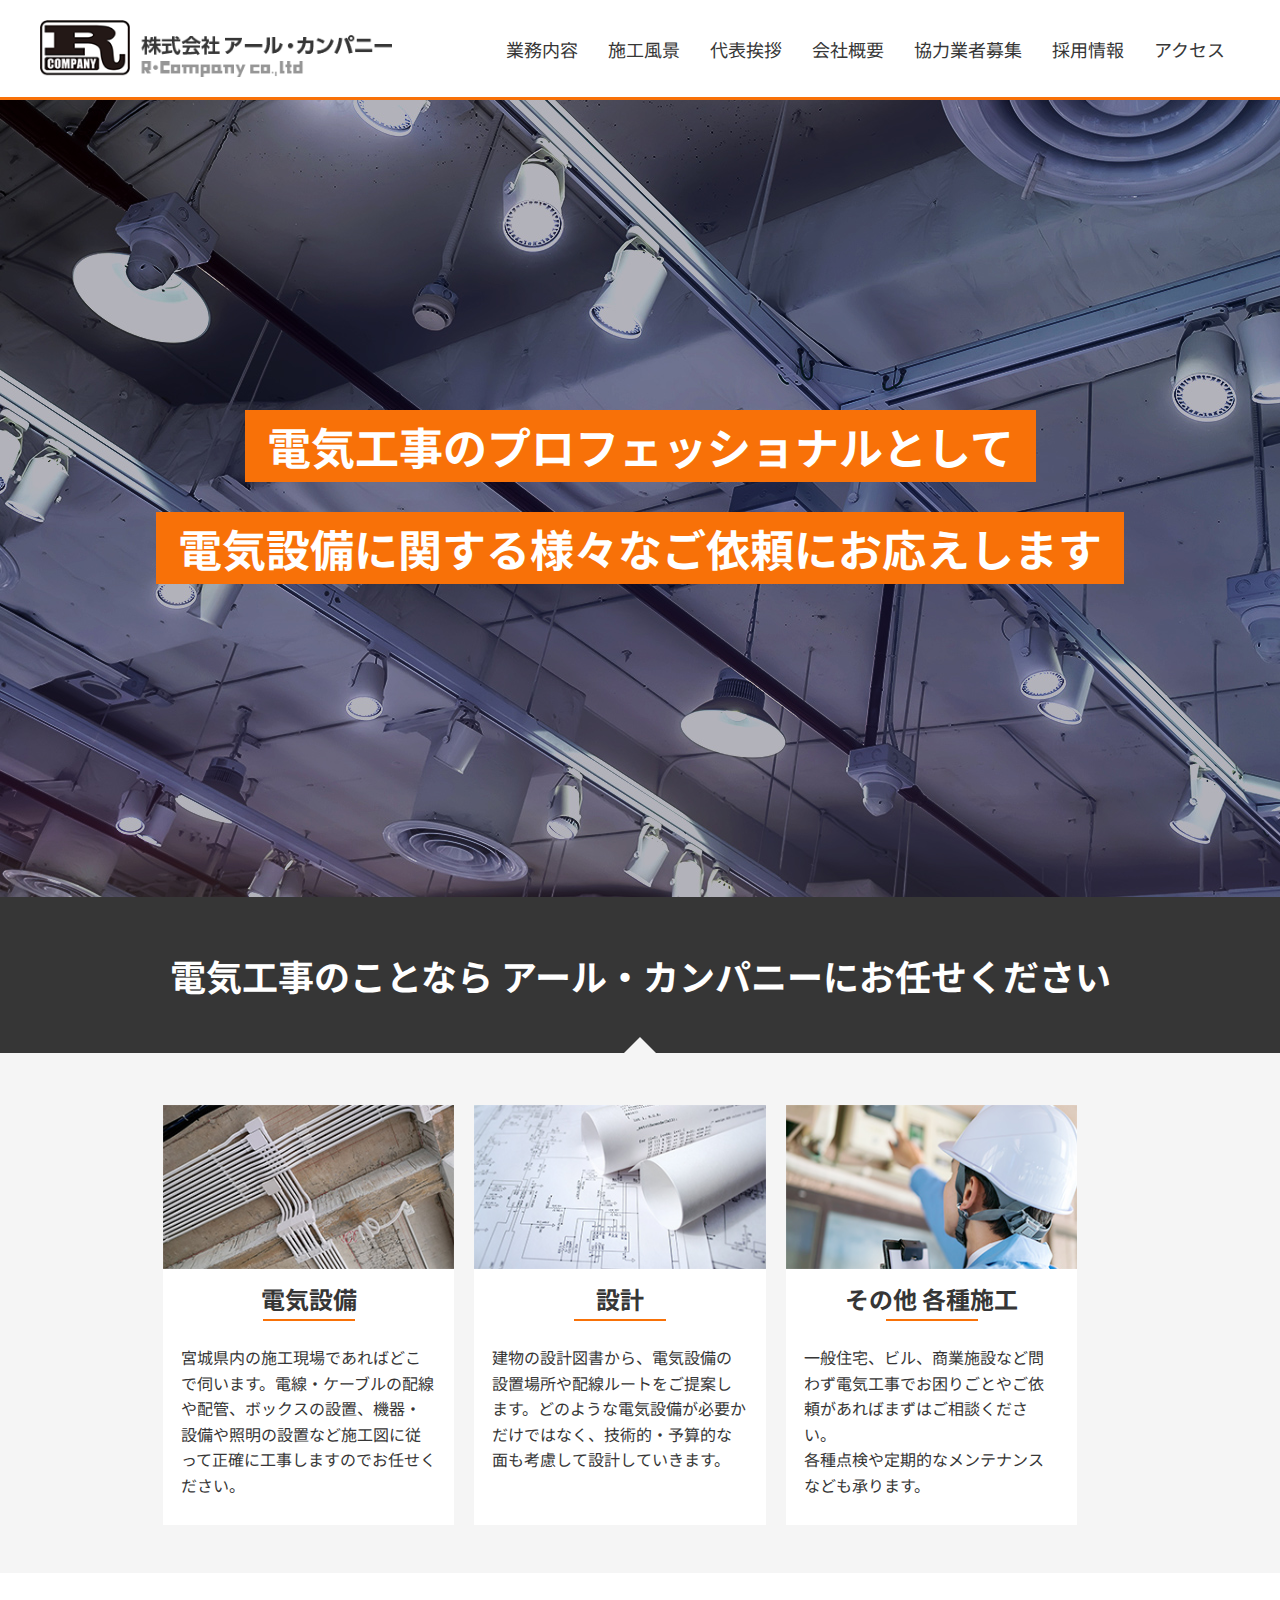
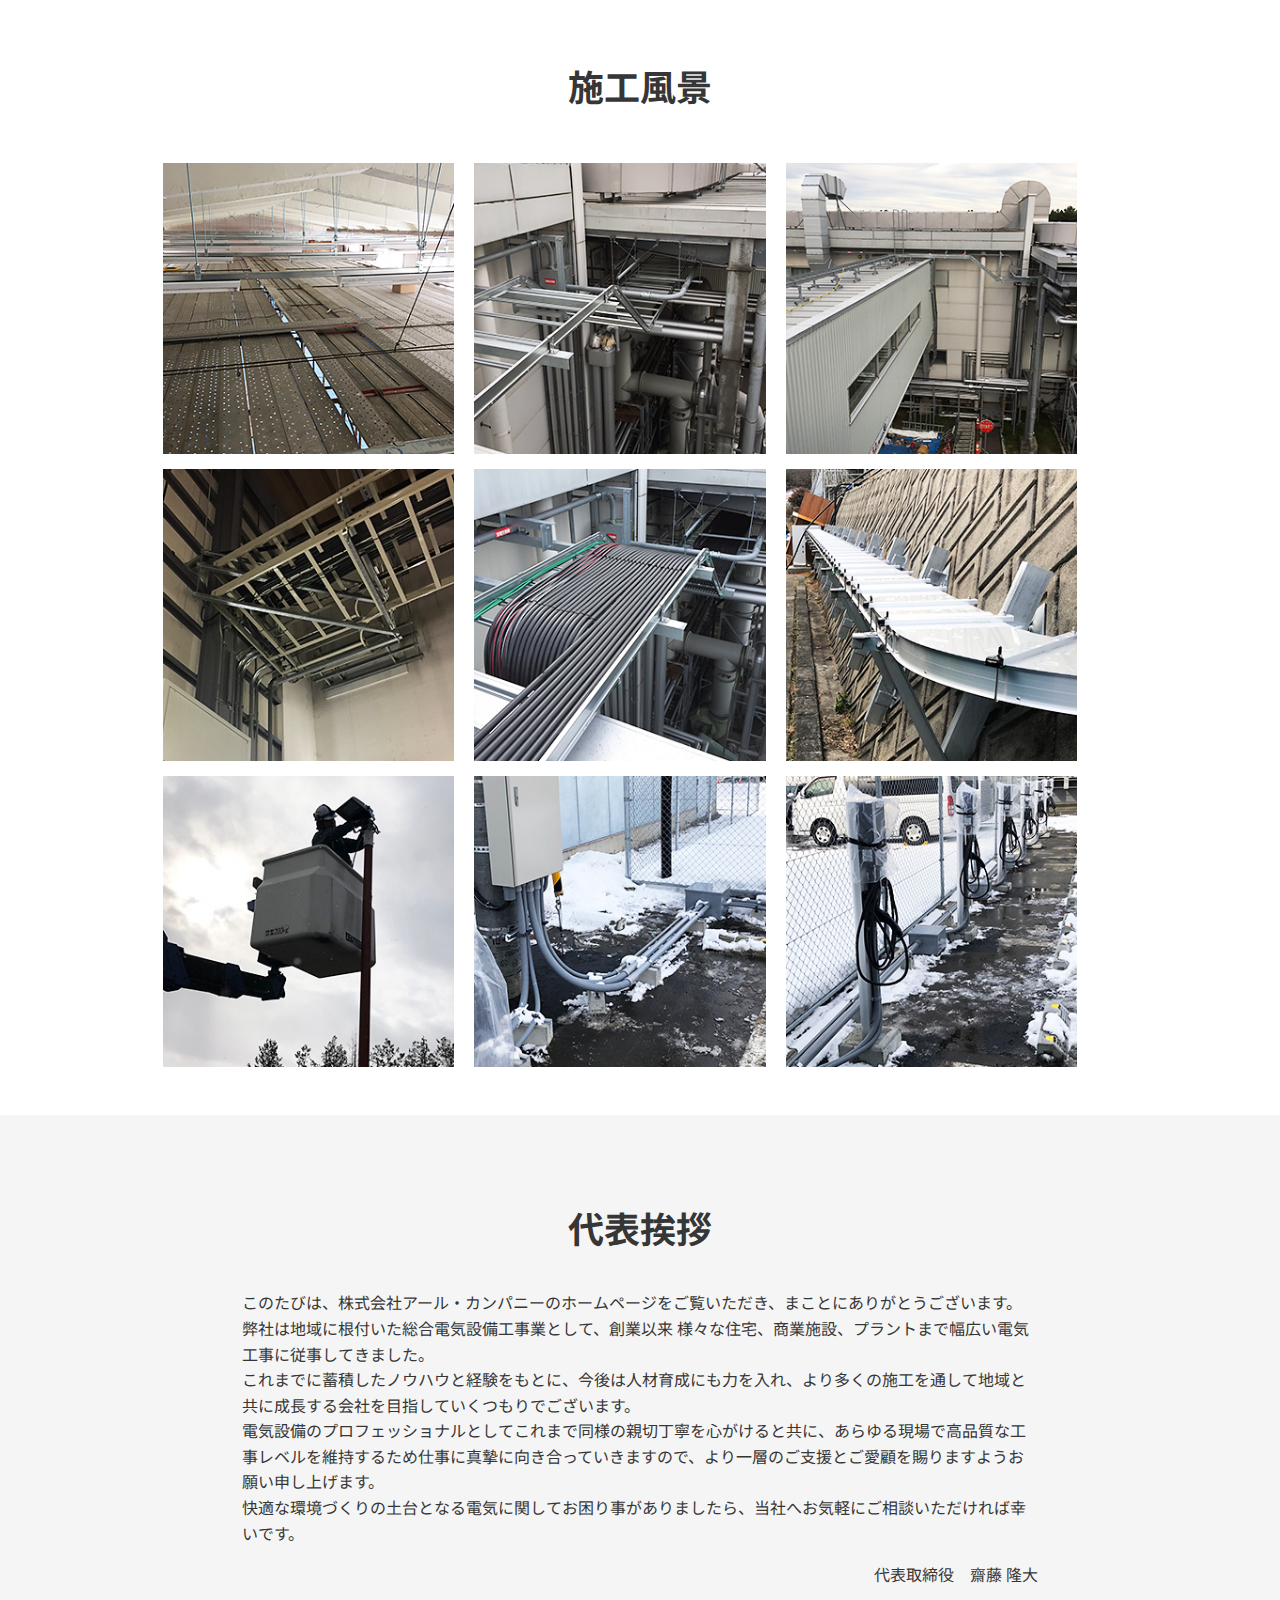
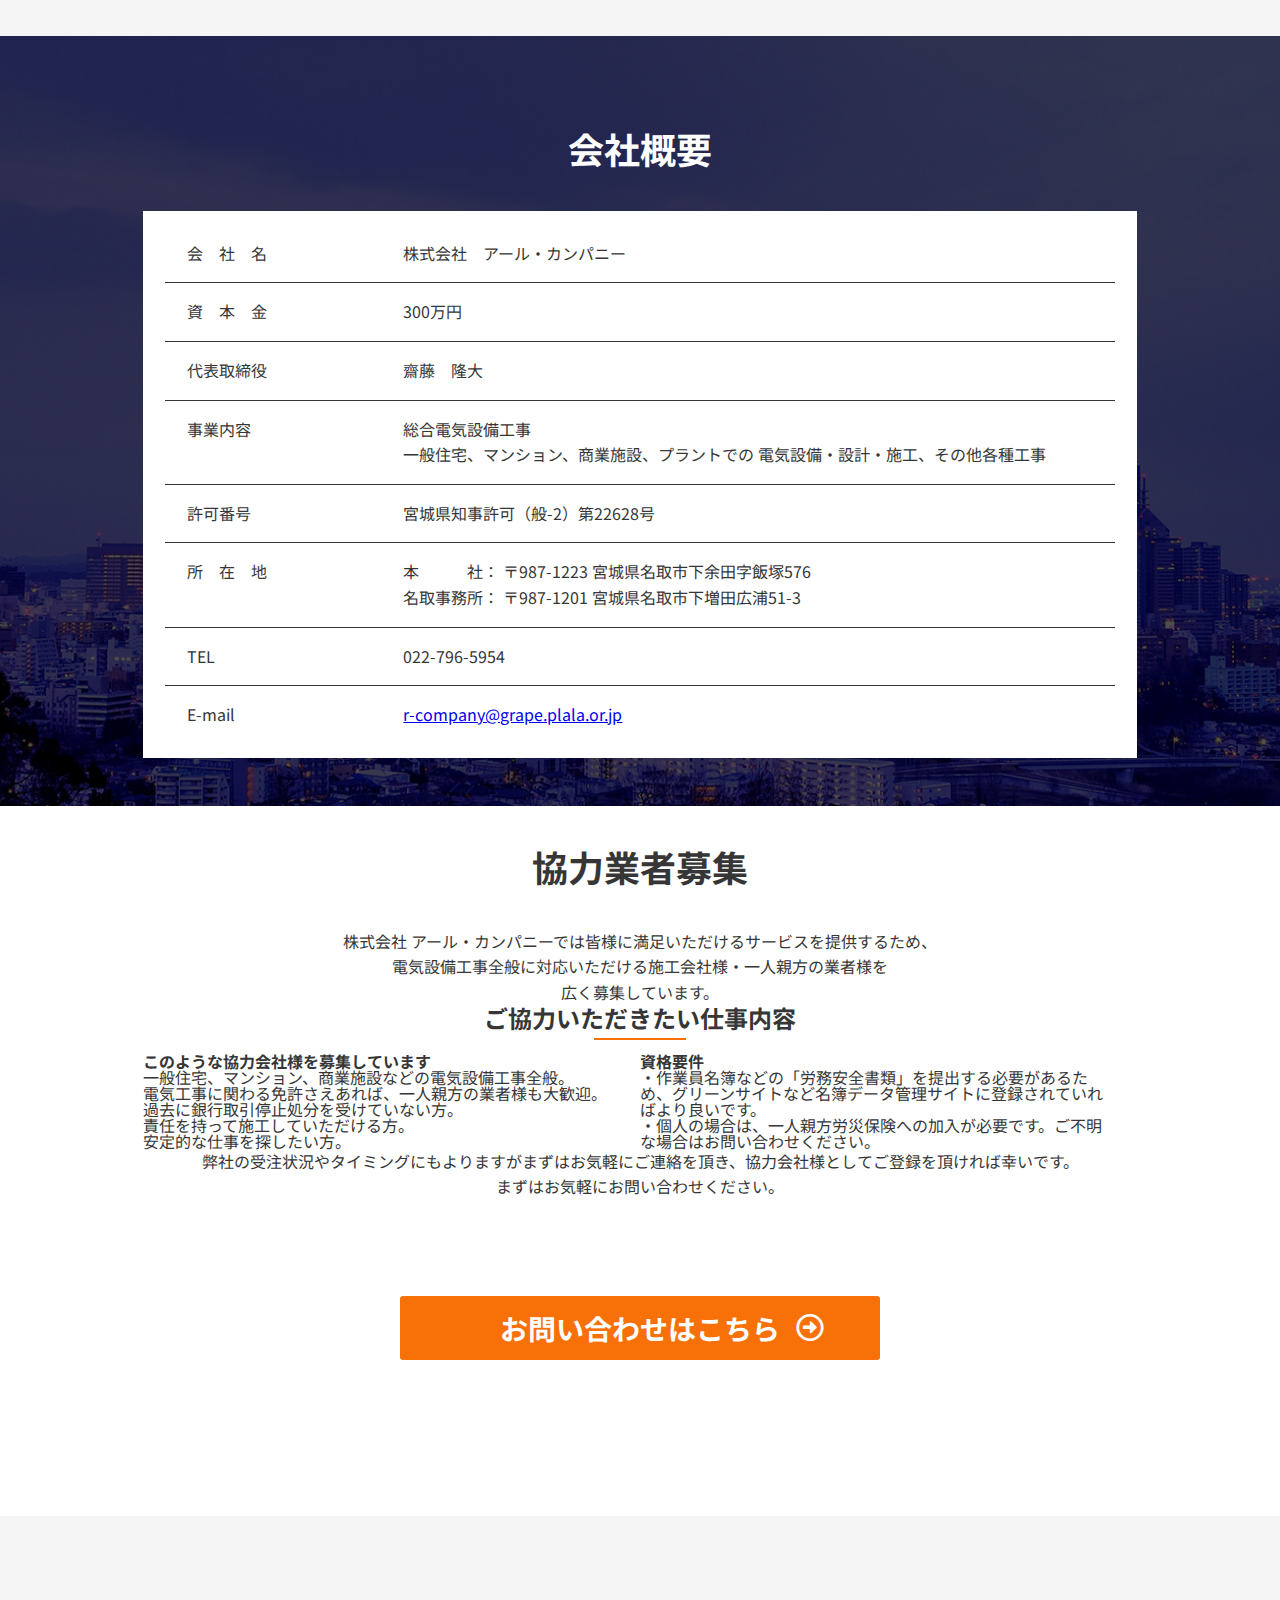
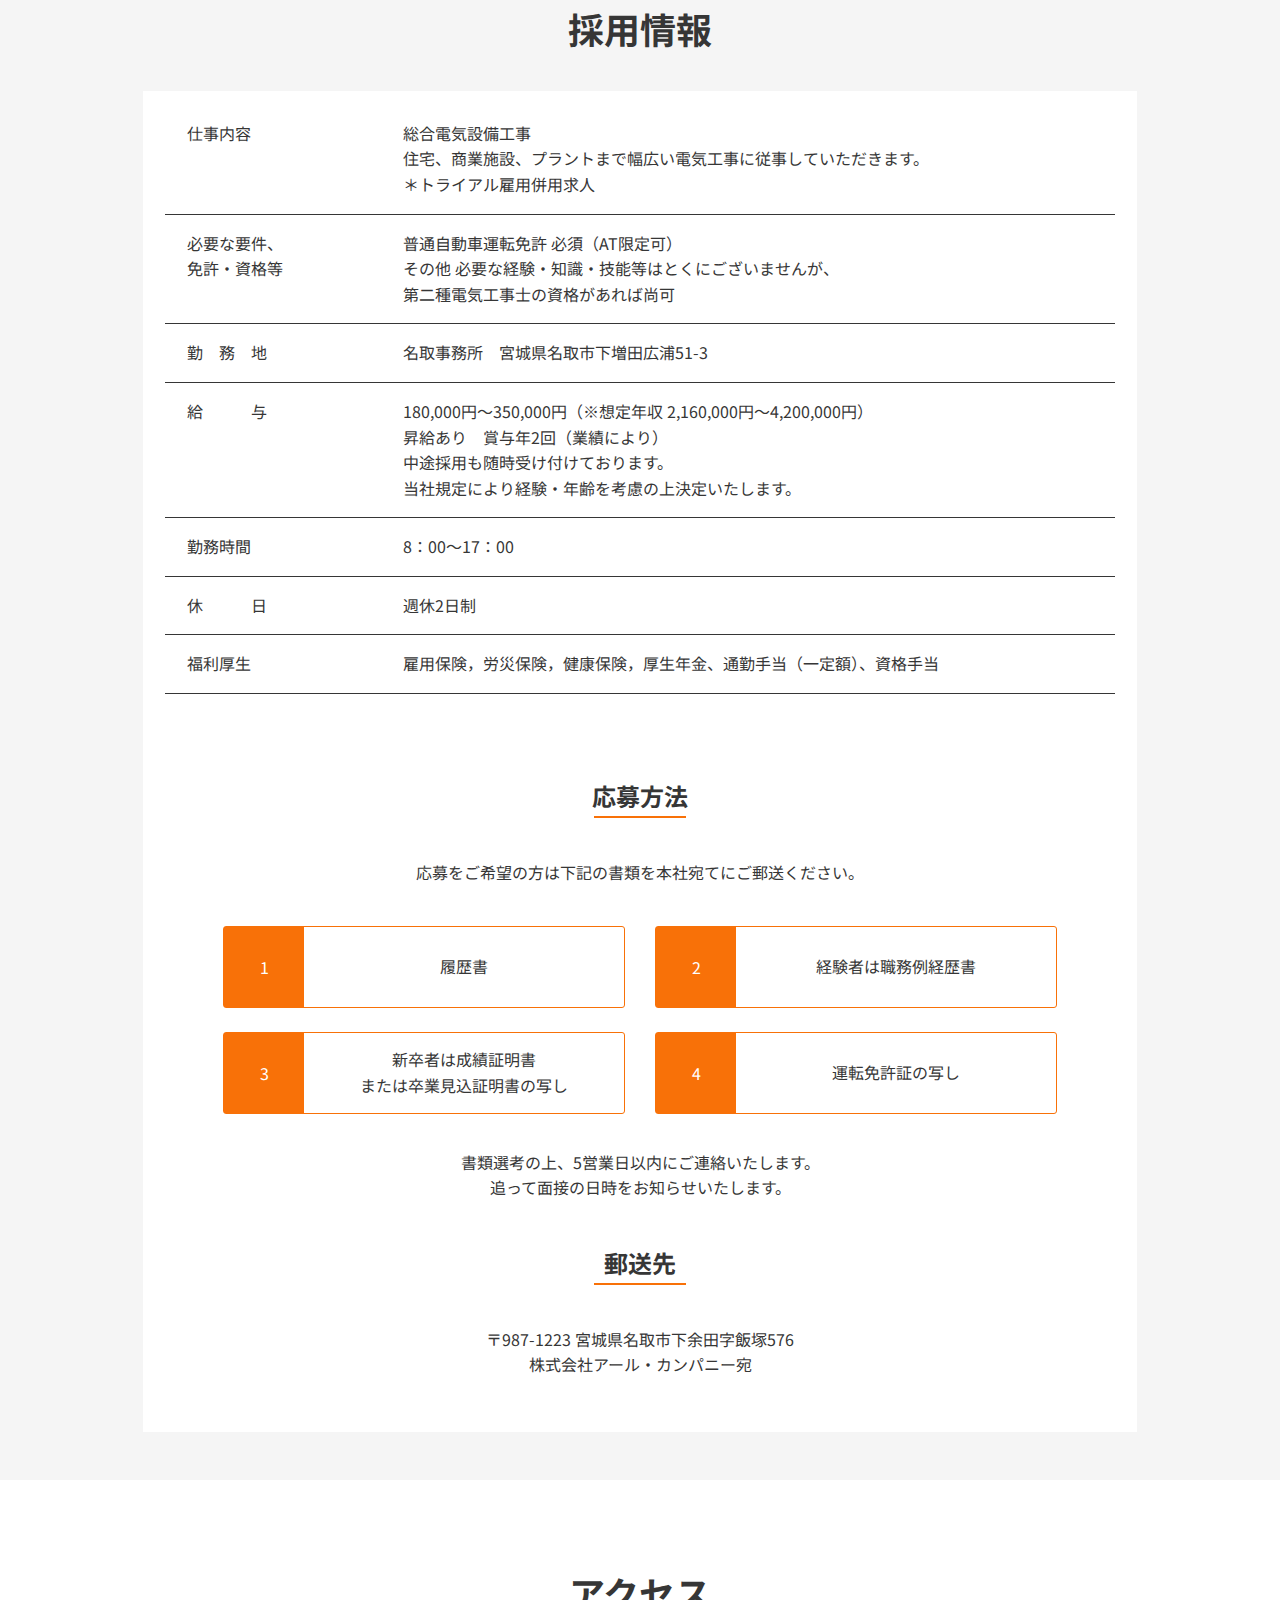
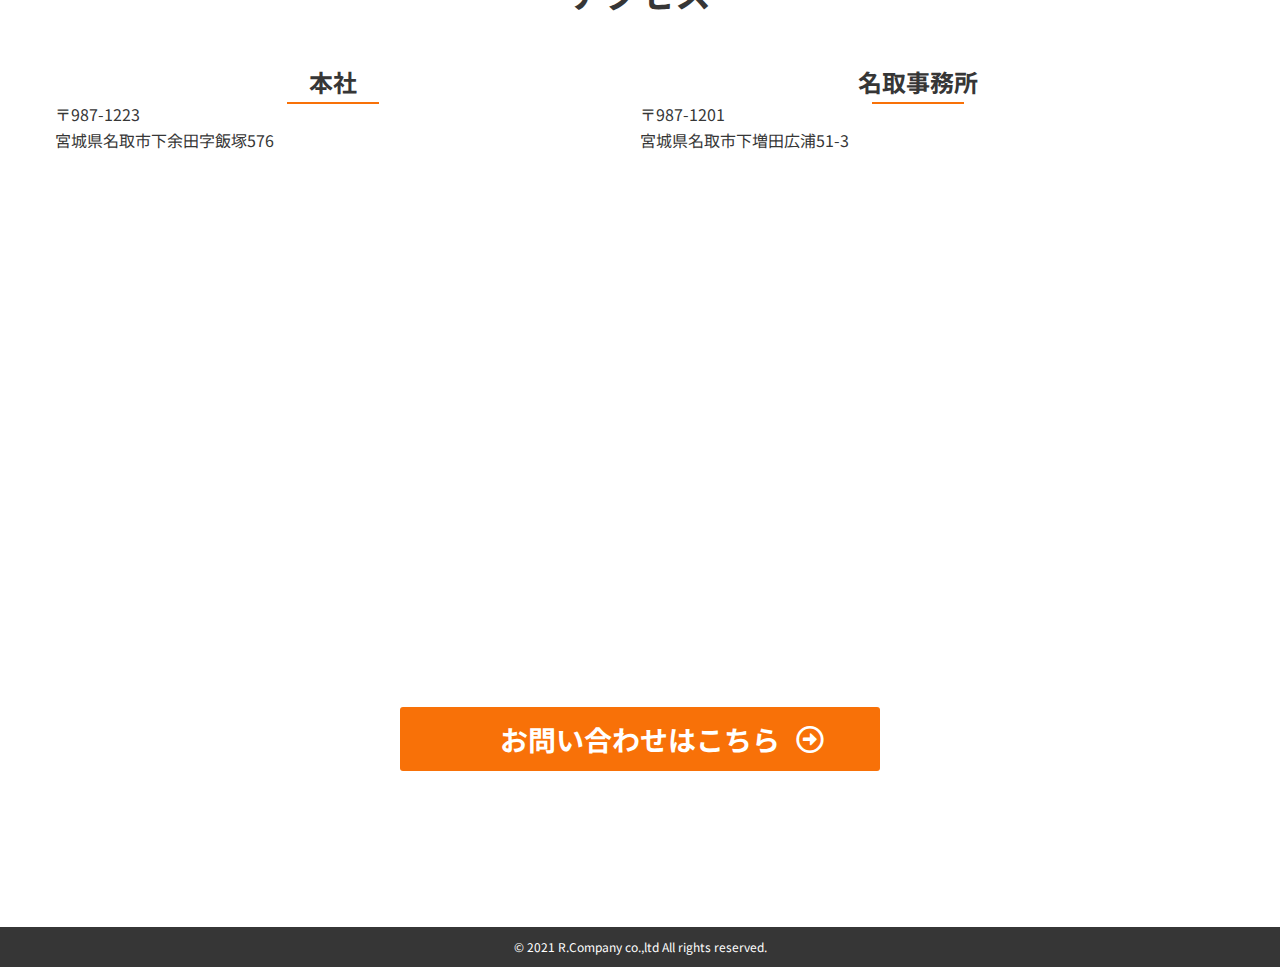
<file: index.html>
<!DOCTYPE html>
<html lang="ja">
<head prefix="og: http://ogp.me/ns#">
<meta charset="utf-8">
<meta name="viewport" content="width=device-width,initial-scale=1">
<meta property="og:title" content="株式会社 アール・カンパニー｜R.Company co.,ltd" />
<meta property="og:type" content="website" />
<meta property="og:url" content="https://r-company.work" />
<!--<meta property="og:image" content="og画像(facebook)" />
<meta name="twitter:image" content="og画像(twitter)" />-->
<meta property="og:site_name" content="株式会社アール・カンパニー" />
<meta name="keywords" content="株式会社,アール・カンパニー,R・Company会社概要,電気工事,総合電気設備工事,宮城県,名取市">
<meta name="description" content="株式会社アール・カンパニーは、電気工事のプロフェッショナルとして電気設備に関する様々なご依頼にお応えします。">
<title>株式会社 アール・カンパニー｜R.Company co.,ltd</title>

<!-- googleフォント -->
<link rel="preconnect" href="https://fonts.gstatic.com">
<link href="https://fonts.googleapis.com/css2?family=Noto+Sans+JP:wght@400;700&family=Roboto&display=swap" rel="stylesheet">
<!-- Font Awesome -->
<link href="https://use.fontawesome.com/releases/v5.6.1/css/all.css" rel="stylesheet">
<!-- CSS main -->
<link href="./assets/css/style.css" rel="stylesheet" type="text/css">
</head>
<body id="top" class="body">
<div id="body-wrapper">
  <header id="header" class="header">
    <div class="header__wrapper">
      <h1 class="header__logo-wrapper"> <img class="header__logo" src="./assets/img/logo.png" alt="株式会社アール・カンパニー ロゴ" > </h1>
      <nav class="header-nav">
        <ul class="header-nav__wrapper">
          <li class="header-nav__item"><a class="header-nav__link" href="#works">業務内容</a></li>
          <li class="header-nav__item"><a class="header-nav__link" href="#pictures">施工風景</a></li>
          <li class="header-nav__item"><a class="header-nav__link" href="#message">代表挨拶</a></li>
          <li class="header-nav__item"><a class="header-nav__link" href="#about">会社概要</a></li>
          <li class="header-nav__item"><a class="header-nav__link" href="#coop">協力業者募集</a></li>
          <li class="header-nav__item"><a class="header-nav__link" href="#recruit">採用情報</a></li>
          <li class="header-nav__item"><a class="header-nav__link" href="#access">アクセス</a></li>
        </ul>
      </nav>
      <button type="button" id="hamburger-btn" class="hamburger-btn pad"> <span class="hamburger-btn__line"></span> </button>
    </div>
  </header>
  <div class="cover-hamburger close-hamburger"></div>
  <div class="cover-modal close-modal"></div>
  <main id="main" class="main">
    <section id="mv" class="mv">
      <p class="mv__mainCopy"> <span class="mv__copyBlock"> <span class="mv__copyBlock--sp">電気工事の</span
						><span class="mv__copyBlock--sp">プロフェッショナルとして</span
						> </span
					><span class="mv__copyBlock"> <span class="mv__copyBlock--sp">電気設備に関する</span
						><span class="mv__copyBlock--sp">様々なご依頼にお応えします</span
						> </span> </p>
    </section>
    <section id="copy" class="copy">
      <p class="copy__subCopy">電気工事のことなら<br class="sp">
        アール・カンパニーにお任せください</p>
    </section>
    <section id="works" class="works">
      <div class="inner inner--1024">
        <div class="cards cards--column3">
          <div class="card card--column3">
            <figure class="card__picWrapper"><img src="./assets/img/workPic_01.jpg" class="card__pic" alt="電気設備の写真"></figure>
            <div class="card__text-wrapper">
              <h2 class="hh-orangeLine">電気設備</h2>
              <p class="text card__text"> 宮城県内の施工現場であればどこで伺います。電線・ケーブルの配線や配管、ボックスの設置、機器・設備や照明の設置など施工図に従って正確に工事しますのでお任せください。 </p>
            </div>
          </div>
          <div class="card card--column3">
            <figure class="card__picWrapper"><img src="./assets/img/workPic_02.jpg" class="card__pic" alt="設計の写真"></figure>
            <div class="card__text-wrapper">
              <h2 class="hh-orangeLine">設計</h2>
              <p class="text card__text"> 建物の設計図書から、電気設備の設置場所や配線ルートをご提案します。どのような電気設備が必要かだけではなく、技術的・予算的な面も考慮して設計していきます。 </p>
            </div>
          </div>
          <div class="card card--column3">
            <figure class="card__picWrapper"><img src="./assets/img/workPic_03.jpg" class="card__pic" alt="その他 各種施工の写真"></figure>
            <div class="card__text-wrapper">
              <h2 class="hh-orangeLine">その他 各種施工</h2>
              <p class="text card__text"> 一般住宅、ビル、商業施設など問わず電気工事でお困りごとやご依頼があればまずはご相談ください。<br>
                各種点検や定期的なメンテナンスなども承ります。 </p>
            </div>
          </div>
        </div>
      </div>
    </section>
    <section id="pictures" class="pictures">
      <h2 class="hh2 hh2--black">施工風景</h2>
      <div class="inner inner--1024">
        <div class="cards cards--pic">
          <div class="card card--column3 card--pic modal_open" data-id="1">
            <figure class="card__picWrapper"><img src="./assets/img/picPic_01.jpg" class="card__pic" alt="施工の様子の写真"></figure>
          </div>
          <div class="card card--column3 card--pic modal_open" data-id="2">
            <figure class="card__picWrapper"><img src="./assets/img/picPic_02.jpg" class="card__pic" alt="施工の様子の写真"></figure>
          </div>
          <div class="card card--column3 card--pic modal_open" data-id="3">
            <figure class="card__picWrapper"><img src="./assets/img/picPic_03.jpg" class="card__pic" alt="施工の様子の写真"></figure>
          </div>
          <div class="card card--column3 card--pic modal_open" data-id="4">
            <figure class="card__picWrapper"><img src="./assets/img/picPic_04.jpg" class="card__pic" alt="施工の様子の写真"></figure>
          </div>
          <div class="card card--column3 card--pic modal_open" data-id="5">
            <figure class="card__picWrapper"><img src="./assets/img/picPic_05.jpg" class="card__pic" alt="施工の様子の写真"></figure>
          </div>
          <div class="card card--column3 card--pic modal_open" data-id="6">
            <figure class="card__picWrapper"><img src="./assets/img/picPic_06.jpg" class="card__pic" alt="施工の様子の写真"></figure>
          </div>
          <div class="card card--column3 card--pic modal_open" data-id="7">
            <figure class="card__picWrapper"><img src="./assets/img/picPic_07.jpg" class="card__pic" alt="施工の様子の写真"></figure>
          </div>
          <div class="card card--column3 card--pic modal_open" data-id="8">
            <figure class="card__picWrapper"><img src="./assets/img/picPic_08.jpg" class="card__pic" alt="施工の様子の写真"></figure>
          </div>
          <div class="card card--column3 card--pic modal_open" data-id="9">
            <figure class="card__picWrapper"><img src="./assets/img/picPic_09.jpg" class="card__pic" alt="施工の様子の写真"></figure>
          </div>
        </div>
      </div>
    </section>
    <section id="message" class="message">
      <h2 class="hh2 hh2--black">代表挨拶</h2>
      <div class="inner inner--1024">
        <div class="message__flexWrapper">
          <p class="message__text"> <span class="text message__text--text">このたびは、株式会社アール・カンパニーのホームページをご覧いただき、まことにありがとうございます。<br>
            弊社は地域に根付いた総合電気設備工事業として、創業以来 様々な住宅、商業施設、プラントまで幅広い電気工事に従事してきました。<br>
            これまでに蓄積したノウハウと経験をもとに、今後は人材育成にも力を入れ、より多くの施工を通して地域と共に成長する会社を目指していくつもりでございます。<br>
            電気設備のプロフェッショナルとしてこれまで同様の親切丁寧を心がけると共に、あらゆる現場で高品質な工事レベルを維持するため仕事に真摯に向き合っていきますので、より一層のご支援とご愛顧を賜りますようお願い申し上げます。<br>
            快適な環境づくりの土台となる電気に関してお困り事がありましたら、当社へお気軽にご相談いただければ幸いです。</span> <span class="text message__text--name">代表取締役　齋藤 隆大</span> </p>
          <!--<figure class="text message__picWrapper"><img src="./assets/img/massagePic_CEO.jpg" class="text message__pic" alt="代表取締役　齋藤 隆大の写真"></figure>--> 
        </div>
      </div>
    </section>
    <section id="about" class="about">
      <h2 class="hh2 hh2--white">会社概要</h2>
      <div class="inner inner--1024">
        <div class="table">
          <dl class="table__row">
            <dt class="table__cell table__left">会　社　名</dt>
            <dd class="table__cell table__right"> 株式会社　アール・カンパニー </dd>
          </dl>
          <dl class="table__row">
            <dt class="table__cell table__left">資　本　金</dt>
            <dd class="table__cell table__right"> 300万円 </dd>
          </dl>
          <dl class="table__row">
            <dt class="table__cell table__left">代表取締役</dt>
            <dd class="table__cell table__right"> 齋藤　隆大 </dd>
          </dl>
          <dl class="table__row">
            <dt class="table__cell table__left">事業内容</dt>
            <dd class="table__cell table__right"> 総合電気設備工事<br>
              一般住宅、マンション、商業施設、プラントでの<br class="pad">
              電気設備・設計・施工、その他各種工事 </dd>
          </dl>
          <dl class="table__row">
            <dt class="table__cell table__left">許可番号</dt>
            <dd class="table__cell table__right"> 宮城県知事許可（般-2）第22628号 </dd>
          </dl>
          <dl class="table__row">
            <dt class="table__cell table__left">所　在　地</dt>
            <dd class="table__cell table__right"> 本　　　社：<br class="sp">
              〒987-1223 宮城県名取市下余田字飯塚576<br>
              名取事務所：<br class="sp">
              〒987-1201 宮城県名取市下増田広浦51-3 </dd>
          </dl>
          <dl class="table__row">
            <dt class="table__cell table__left">TEL</dt>
            <dd class="table__cell table__right"> 022-796-5954 </dd>
          </dl>
          <dl class="table__row">
            <dt class="table__cell table__left">E-mail</dt>
            <dd class="table__cell table__right"> <a class="mail-address" href="mailto:r-company@grape.plala.or.jp">r-company@grape.plala.or.jp</a> </dd>
          </dl>
        </div>
      </div>
    </section>
    <section id="coop" class="coop">
      <h2 class="hh2 hh2--black">協力業者募集</h2>
      <div class="inner inner--1024">
        <p class="text text--center text-22">
          株式会社 アール・カンパニーでは皆様に満足いただけるサービスを提供するため、<br>
          電気設備工事全般に対応いただける施工会社様・一人親方の業者様を<br>
          広く募集しています。
        </p>
        <h3 class="hh-orangeLine">ご協力いただきたい仕事内容</h3>
        <div class="cards">
          <div class="card card--column2">
            <div class="text-box">
              <h4 class="hh-orangeBox">このような協力会社様を募集しています</h4>
              <ul>
                <li>一般住宅、マンション、商業施設などの電気設備工事全般。</li>
                <li>電気工事に関わる免許さえあれば、一人親方の業者様も大歓迎。</li>
                <li>過去に銀行取引停止処分を受けていない方。</li>
                <li>責任を持って施工していただける方。</li>
                <li>安定的な仕事を探したい方。</li>
              </ul>
            </div>
          </div>
          <div class="card card--column2">
            <div class="text-box">
              <h4 class="hh-orangeBox">資格要件</h4>
              <ul>
                <li>・作業員名簿などの「労務安全書類」を提出する必要があるため、グリーンサイトなど名簿データ管理サイトに登録されていればより良いです。</li>
                <li>・個人の場合は、一人親方労災保険への加入が必要です。ご不明な場合はお問い合わせください。</li>
              </ul>
            </div>
          </div>
        </div>
        <p class="text text--center text-16">
          弊社の受注状況やタイミングにもよりますがまずはお気軽にご連絡を頂き、協力会社様としてご登録を頂ければ幸いです。<br>
          まずはお気軽にお問い合わせください。
        </p>
      </div>
      <a href="mailto:r-company@grape.plala.or.jp" class="contact-btn"><span>お問い合わせはこちら</span></a> </section>
    <section id="recruit" class="recruit">
      <h2 class="hh2 hh2--black">採用情報</h2>
      <div class="inner inner--1024">
        <div class="table">
          <dl class="table__row">
            <dt class="table__cell table__left">仕事内容</dt>
            <dd class="table__cell table__right"> 総合電気設備工事<br>
              住宅、商業施設、プラントまで幅広い電気工事に従事していただきます。<br>
              ＊トライアル雇用併用求人 </dd>
          </dl>
          <dl class="table__row">
            <dt class="table__cell table__left">必要な要件、<br>
              免許・資格等</dt>
            <dd class="table__cell table__right"> 普通自動車運転免許 必須（AT限定可）<br>
              その他 必要な経験・知識・技能等はとくにございませんが、<br>
              第二種電気工事士の資格があれば尚可 </dd>
          </dl>
          <dl class="table__row">
            <dt class="table__cell table__left">勤　務　地</dt>
            <dd class="table__cell table__right"> 名取事務所　宮城県名取市下増田広浦51-3 </dd>
          </dl>
          <dl class="table__row">
            <dt class="table__cell table__left">給　　　与</dt>
            <dd class="table__cell table__right"> 180,000円～350,000円（※想定年収 2,160,000円～4,200,000円）<br>
              昇給あり　賞与年2回（業績により）<br>
              中途採用も随時受け付けております。<br>
              当社規定により経験・年齢を考慮の上決定いたします。 </dd>
          </dl>
          <dl class="table__row">
            <dt class="table__cell table__left">勤務時間</dt>
            <dd class="table__cell table__right"> 8：00～17：00 </dd>
          </dl>
          <dl class="table__row">
            <dt class="table__cell table__left">休　　　日</dt>
            <dd class="table__cell table__right"> 週休2日制 </dd>
          </dl>
          <dl class="table__row">
            <dt class="table__cell table__left">福利厚生</dt>
            <dd class="table__cell table__right"> 雇用保険，労災保険，健康保険，厚生年金、通勤手当（一定額）、資格手当 </dd>
          </dl>
        </div>
        <div class="application">
          <h3 class="hh-orangeLine">応募方法</h3>
          <p class="text text--center"> 応募をご希望の方は下記の書類を本社宛てにご郵送ください。 </p>
          <div class="documents">
            <div class="document"> <span class="document__num">1</span>
              <p class="document__text">履歴書</p>
            </div>
            <div class="document"> <span class="document__num">2</span>
              <p class="document__text">経験者は職務例経歴書</p>
            </div>
            <div class="document"> <span class="document__num">3</span>
              <p class="document__text document__text--center">新卒者は成績証明書<br>
                または卒業見込証明書の写し</p>
            </div>
            <div class="document"> <span class="document__num">4</span>
              <p class="document__text">運転免許証の写し</p>
            </div>
          </div>
          <p class="text text--center"> 書類選考の上、5営業日以内にご連絡いたします。<br>
            追って面接の日時をお知らせいたします。 </p>
        </div>
        <div class="mailingAddress">
          <h3 class="hh-orangeLine">郵送先</h3>
          <p class="text text--center text--18"> 〒987-1223 宮城県名取市下余田字飯塚576<br>
            株式会社アール・カンパニー宛 </p>
        </div>
      </div>
    </section>
    <section id="access" class="access">
      <h2 class="hh2 hh2--black">アクセス</h2>
      <div class="inner inner--1200">
        <div class="cards">
          <div class="card card--column2">
            <div class="text-box">
              <h3 class="hh-orangeLine">本社</h3>
              <p class="text text--18">〒987-1223<br>
                宮城県名取市下余田字飯塚576</p>
            </div>
            <iframe src="https://www.google.com/maps/embed?pb=!1m18!1m12!1m3!1d3136.457598848449!2d140.9055882157779!3d38.176043479688325!2m3!1f0!2f0!3f0!3m2!1i1024!2i768!4f13.1!3m3!1m2!1s0x5f8a2153c7c8428d%3A0x3621b824dee1aeed!2z44CSOTgxLTEyMjMg5a6u5Z-O55yM5ZCN5Y-W5biC5LiL5L2Z55Sw6aOv5aGa77yV77yX77yW!5e0!3m2!1sja!2sjp!4v1616145856674!5m2!1sja!2sjp" width="600" height="450" style="border:0;" allowfullscreen="" loading="lazy"></iframe>
          </div>
          <div class="card card--column2">
            <div class="text-box">
              <h3 class="hh-orangeLine">名取事務所</h3>
              <p class="text text--18">〒987-1201<br>
                宮城県名取市下増田広浦51-3</p>
            </div>
            <iframe src="https://www.google.com/maps/embed?pb=!1m18!1m12!1m3!1d3137.4370124829193!2d140.93300831577736!3d38.15328197969226!2m3!1f0!2f0!3f0!3m2!1i1024!2i768!4f13.1!3m3!1m2!1s0x5f8a21801072142d%3A0xd79570ee2f1f339d!2z44CSOTgxLTEyMDEg5a6u5Z-O55yM5ZCN5Y-W5biC5LiL5aKX55Sw5bqD5rWm77yV77yR4oiS77yT!5e0!3m2!1sja!2sjp!4v1616146003960!5m2!1sja!2sjp" width="600" height="450" style="border:0;" allowfullscreen="" loading="lazy"></iframe>
          </div>
        </div>
      </div>
      <a href="mailto:r-company@grape.plala.or.jp" class="contact-btn"><span>お問い合わせはこちら</span></a> </section>
  </main>
  <div class="modals">
    <div class="modal modal1">
      <figure class="modal__picWrapper"><img src="./assets/img/picModal_01.jpg" class="modal__pic" alt="施工の様子の写真"></figure>
    </div>
    <div class="modal modal2">
      <figure class="modal__picWrapper"><img src="./assets/img/picModal_02.jpg" class="modal__pic" alt="施工の様子の写真"></figure>
    </div>
    <div class="modal modal3">
      <figure class="modal__picWrapper"><img src="./assets/img/picModal_03.jpg" class="modal__pic" alt="施工の様子の写真"></figure>
    </div>
    <div class="modal modal4">
      <figure class="modal__picWrapper"><img src="./assets/img/picModal_04.jpg" class="modal__pic" alt="施工の様子の写真"></figure>
    </div>
    <div class="modal modal5">
      <figure class="modal__picWrapper"><img src="./assets/img/picModal_05.jpg" class="modal__pic" alt="施工の様子の写真"></figure>
    </div>
    <div class="modal modal6">
      <figure class="modal__picWrapper"><img src="./assets/img/picModal_06.jpg" class="modal__pic" alt="施工の様子の写真"></figure>
    </div>
    <div class="modal modal7">
      <figure class="modal__picWrapper"><img src="./assets/img/picModal_07.jpg" class="modal__pic" alt="施工の様子の写真"></figure>
    </div>
    <div class="modal modal8">
      <figure class="modal__picWrapper"><img src="./assets/img/picModal_08.jpg" class="modal__pic" alt="施工の様子の写真"></figure>
    </div>
    <div class="modal modal9">
      <figure class="modal__picWrapper"><img src="./assets/img/picModal_09.jpg" class="modal__pic" alt="施工の様子の写真"></figure>
    </div>
  </div>
  <div id="gototop" class="gototop"> <a href="#top" class="gototop__link"> <img src="./assets/img/page_top.png" alt="TOPへ戻る"> </a> </div>
  <!-- /#gototop -->
  
  <footer id="footer" class="global-footer"> <small class="global-footer__copyright">&copy; 2021 R.Company co.,ltd All rights reserved.</small> </footer>
</div>
<!-- /#body-wrapper --> 

<!-- jQuery --> 
<script src="https://ajax.googleapis.com/ajax/libs/jquery/3.5.1/jquery.min.js"></script> 
<!-- js main --> 
<script src="./assets/js/common.js" type="text/javascript"></script>
</body>
</html>
</file>
<file: assets/css/style.css>
@charset "UTF-8";
/*==================================================*/
/* 前提css */
/*==================================================*/
a, article, blockquote, body, caption, dd, div, dl, dt, footer, h1, h2, h3, h4, h5, h6, header, html, iframe, img, li, nav, ol, p, pre, section, small, span, strong, table, td, th, tr, ul, figure {
  background: 0;
  border: 0;
  font-size: 100%;
  line-height: 1;
  margin: 0;
  outline: 0;
  padding: 0;
  vertical-align: bottom; }

a, small, span, strong {
  vertical-align: baseline; }

article, footer, header, nav, section {
  display: block; }

li {
  list-style: none; }

table {
  border-collapse: collapse;
  border-spacing: 0; }

address, th {
  font-style: normal; }

:focus, a:focus {
  outline: 0; }

br {
  letter-spacing: normal; }

textarea {
  resize: none; }

a {
  text-decoration: none; }

main img {
  height: auto;
  width: 100%; }

/*==================================================*/
/* レスポンシブ用css */
/*==================================================*/
.pc {
  display: block; }
  .pc.inline {
    display: inline; }
  .pc.flex {
    display: flex; }

.sp {
  display: none; }
  .sp.inline {
    display: none; }
  .sp.flex {
    display: none; }

@media (max-width: 768px) {
  .pc {
    display: none; }
    .pc.inline {
      display: none; }
    .pc.flex {
      display: none; }

  .sp {
    display: block; }
    .sp.inline {
      display: inline; }
    .sp.flex {
      display: flex; } }
/*==================================================

    1. common
    2. header
    3. main
    4. footer
    5. other

==================================================*/
/*==================================================
 1. common
==================================================*/
/* color */
/* font */
/* z-index */
/* development */
img:not([alt]) {
  outline: 3px dashed pink; }

/* Common Parts */
body {
  color: #363636;
  font-size: 16px;
  box-sizing: border-box;
  font-family: "Noto Sans JP", sans-serif;
  font-weight: Regular; }

#body-wrapper {
  min-height: 100vh;
  position: relative; }

.pc {
  display: inherit !important; }
  @media (max-width: 768px) {
    .pc {
      display: none !important; } }

.pad {
  display: none !important; }
  @media (max-width: 768px) {
    .pad {
      display: inherit !important; } }

.sp {
  display: none !important; }
  @media (max-width: 480px) {
    .sp {
      display: inherit !important; } }

.header-nav__link {
  color: #363636;
  display: block; }

.header__logo, .cards .card__pic, .message__pic, .modals .modal__pic, .gototop__link img {
  width: 100%;
  height: auto; }

/*==================================================
 2. header
==================================================*/
.header {
  height: 100px;
  background: #fff;
  position: fixed;
  top: 0;
  left: 0;
  right: 0;
  padding: 0 1em;
  color: #363636;
  z-index: 20;
  box-sizing: border-box;
  border-bottom: 3px solid #f87108; }
  .header__wrapper {
    max-width: 1200px;
    height: 100%;
    margin: 0 auto;
    display: flex;
    justify-content: space-between;
    align-items: center; }
  .header__logo-wrapper {
    display: block;
    width: 352px;
    height: auto; }
  @media (max-width: 480px) {
    .header {
      height: 80px; }
      .header__logo-wrapper {
        width: 252px; } }

.header-nav {
  height: 100%;
  max-width: 1200px;
  padding: 0 15px; }
  .header-nav__wrapper {
    display: flex;
    height: 100%;
    margin-right: -15px; }
  .header-nav__item {
    position: relative;
    height: 100%; }
    .header-nav__item:hover {
      box-sizing: border-box;
      border-bottom: 3px solid #f87108; }
  .header-nav__link {
    color: #363636;
    height: 100%;
    padding: 0 15px;
    font-size: 18px;
    display: flex;
    justify-content: center;
    align-items: center; }
  @media (max-width: 768px) {
    .header-nav {
      padding: 0;
      position: absolute;
      left: 0;
      top: -1000px;
      width: 100%;
      z-index: -1; }
      .header-nav.active {
        top: 100px; }
      .header-nav__wrapper {
        flex-direction: column;
        width: 100%; }
      .header-nav__item {
        width: 100%; }
        .header-nav__item:not(:first-child)::before {
          content: "";
          width: 80%;
          height: 1px;
          background: #363636;
          position: absolute;
          top: 0;
          left: 50%;
          transform: translateX(-50%); }
        .header-nav__item:hover {
          border-bottom: none; }
      .header-nav__link {
        padding: 20px 0;
        width: 100%;
        box-sizing: border-box;
        background: #fff;
        color: #363636; }
        .header-nav__link:hover {
          background: #363636;
          color: #fff; } }
  @media (max-width: 480px) {
    .header-nav.active {
      top: 80px; } }

.hamburger-btn {
  background: #fff;
  border: none;
  cursor: pointer;
  outline: none;
  padding: 0;
  appearance: none;
  width: 52px;
  height: 50px;
  border-radius: 50%;
  display: flex;
  flex-direction: column;
  justify-content: center;
  align-items: center; }
  .hamburger-btn__line {
    display: block;
    width: 60%;
    height: 3px;
    background: #363636;
    border-radius: 3px;
    margin-top: 12px;
    position: relative; }
    .hamburger-btn__line::before, .hamburger-btn__line::after {
      content: "";
      display: block;
      width: 100%;
      height: 3px;
      background: #363636;
      border-radius: 3px;
      position: absolute;
      left: 0; }
    .hamburger-btn__line::before {
      bottom: 8px; }
    .hamburger-btn__line::after {
      top: 8px; }
  .hamburger-btn__name {
    color: #e8884c;
    margin-top: 10px; }
  .hamburger-btn.active .hamburger-btn__line {
    background: transparent; }
    .hamburger-btn.active .hamburger-btn__line::before, .hamburger-btn.active .hamburger-btn__line::after {
      top: 0; }
    .hamburger-btn.active .hamburger-btn__line::before {
      transform: rotate(45deg); }
    .hamburger-btn.active .hamburger-btn__line::after {
      transform: rotate(-45deg); }

.cover-hamburger, .cover-modal {
  width: 100vw;
  height: 100vh;
  background: rgba(0, 0, 0, 0.5);
  position: fixed;
  top: 0;
  left: 0;
  z-index: 15;
  display: none; }
  .cover-hamburger.active, .cover-modal.active {
    display: block; }

.cover-modal {
  z-index: 12; }

/*==================================================
 3. main
==================================================*/
.mv {
  background: url("../img/mv.jpg") no-repeat center/cover;
  width: 100%;
  height: 800px; }
  .mv__mainCopy {
    display: block;
    height: 100%;
    font-size: 44px;
    font-weight: bold;
    color: #fff;
    display: flex;
    flex-direction: column;
    justify-content: center;
    align-items: center; }
  .mv__copyBlock {
    display: inline-block;
    padding: 14px 22px;
    background: #f87108; }
    .mv__copyBlock:not(:first-child) {
      margin-top: 30px; }
  @media (max-width: 768px) {
    .mv {
      height: 600px; }
      .mv__mainCopy {
        font-size: 30px; }
      .mv__copyBlock {
        display: inline-block;
        padding: 10px 16px;
        background: #f87108; }
        .mv__copyBlock:not(:first-child) {
          margin-top: 30px; } }
  @media (max-width: 480px) {
    .mv__mainCopy {
      font-size: 6.25vw; }
    .mv__copyBlock {
      background: transparent;
      text-align: center;
      padding: 0; }
      .mv__copyBlock--sp {
        display: inline-block;
        padding: 10px 16px;
        background: #f87108; }
        .mv__copyBlock--sp:not(:first-child) {
          margin-top: 30px; } }

.copy {
  background: #363636;
  display: flex;
  justify-content: center;
  align-items: center;
  height: 156px; }
  .copy__subCopy {
    font-size: 36px;
    color: #fff;
    text-align: center;
    font-weight: bold; }
  @media (max-width: 768px) {
    .copy__subCopy {
      font-size: 26px; } }
  @media (max-width: 480px) {
    .copy__subCopy {
      font-size: 5.4166666667vw;
      line-height: 1.4; } }

.inner {
  width: 100%;
  margin: 0 auto;
  margin-top: -15px;
  padding: 0 15px;
  box-sizing: border-box; }
  .inner--1024 {
    max-width: 1024px; }
  .inner--1200 {
    max-width: 1200px; }
  @media (max-width: 768px) {
    .inner {
      width: 95%; } }

.cards {
  display: flex; }
  .cards .card {
    background: #fff; }
    .cards .card--column3 {
      width: calc( (100% / 3) - (2% * 2) );
      margin-top: 15px;
      margin-left: 2%; }
    .cards .card--column2 {
      width: calc( (100% / 2) - 30px );
      margin-top: 15px; }
      .cards .card--column2:not(:first-child) {
        margin-left: 30px; }
    .cards .card__picWrapper {
      width: 100%;
      height: auto; }
    .cards .card__text-wrapper {
      padding: 18px 18px 26px; }
    .cards .card__text {
      margin-top: 26px; }
  @media (max-width: 768px) {
    .cards {
      flex-direction: column; }
      .cards--pic {
        flex-direction: row; }
      .cards .card {
        background: #fff; }
        .cards .card--column3 {
          width: 100%; }
        .cards .card--pic {
          width: calc( (100% / 3) - (2% * 2) ); }
        .cards .card--column2 {
          width: 100%; }
          .cards .card--column2:not(:first-child) {
            margin-left: 0;
            margin-top: 30px; }
        .cards .card__text-wrapper {
          padding: 18px 18px 26px; }
        .cards .card__text {
          margin-top: 26px; } }

.hh-orangeLine {
  font-size: 24px;
  text-align: center;
  padding-bottom: 8px;
  position: relative; }
  .hh-orangeLine::after {
    content: "";
    width: 92px;
    height: 2px;
    background: #f87108;
    display: block;
    position: absolute;
    bottom: -2px;
    left: 50%;
    transform: translateX(-50%); }
  @media (max-width: 480px) {
    .hh-orangeLine {
      font-size: 20px; }
      .hh-orangeLine::after {
        width: 80px; } }

.text {
  font-size: 16px;
  line-height: 1.6; }
  .text--center {
    text-align: center; }

.works {
  background: #f5f5f5;
  padding-top: 52px;
  padding-bottom: 48px;
  position: relative; }
  .works::before {
    content: "";
    width: 0;
    height: 0;
    border-top: 16px solid transparent;
    border-right: 16px solid transparent;
    border-bottom: 16px solid #f5f5f5;
    border-left: 16px solid transparent;
    display: block;
    position: absolute;
    top: -32px;
    left: 50%;
    transform: translateX(-50%); }

.hh2 {
  text-align: center;
  font-size: 36px;
  margin-top: 42px;
  margin-bottom: 60px; }
  .hh2--black {
    color: #363636; }
  .hh2--white {
    color: #fff; }
  @media (max-width: 480px) {
    .hh2 {
      font-size: 26px; } }

.pictures {
  padding-top: 52px;
  padding-bottom: 48px; }
  .pictures .cards {
    flex-wrap: wrap; }
  .pictures .card {
    cursor: pointer; }
    .pictures .card:hover {
      opacity: .7; }

.message {
  background: #f5f5f5;
  padding-top: 52px;
  padding-bottom: 48px; }
  .message__flexWrapper {
    display: flex;
    justify-content: center;
    align-items: center; }
  .message__text {
    width: 80%;
    display: flex;
    flex-direction: column;
    justify-content: space-between; }
    .message__text--text {
      display: block; }
    .message__text--name {
      display: inline-block;
      width: 100%;
      text-align: right;
      margin-top: 1em; }
  .message__picWrapper {
    width: 30%;
    height: auto; }
  @media (max-width: 768px) {
    .message__flexWrapper {
      display: flex;
      flex-direction: column-reverse;
      align-items: center; }
    .message__text {
      width: 100%;
      margin-top: 12px; }
    .message__picWrapper {
      width: 50%;
      height: auto; } }

.modals .modal {
  display: none;
  position: fixed;
  top: 50%;
  left: 50%;
  transform: translate(-50%, -50%);
  background: #fff;
  padding: 15px;
  box-sizing: border-box;
  border: 1px solid #363636;
  z-index: 14; }
  .modals .modal__picWrapper {
    width: 452px;
    height: auto; }
  @media (max-width: 768px) {
    .modals .modal {
      width: 90%;
      height: auto; }
      .modals .modal__picWrapper {
        width: 100%;
        height: auto; } }

.about {
  background: url("../img/about_bg.jpg") no-repeat center/cover;
  padding-top: 52px;
  padding-bottom: 48px; }

.table {
  background: #fff;
  padding: 14px 22px; }
  .table__row {
    display: flex; }
    .table__row:not(:first-child) {
      border-top: 1px solid #363636; }
  .table__cell {
    line-height: 1.6;
    padding: 16px 22px; }
  .table__left {
    width: 20%; }
  .table__right {
    width: 80%; }
  .table .mail-address {
    text-decoration: underline; }
  @media (max-width: 480px) {
    .table {
      background: #fff;
      padding: 14px 22px; }
      .table__row {
        flex-direction: column;
        padding: 0; }
      .table__left {
        width: 100%;
        font-weight: bold;
        padding-bottom: 0; }
      .table__right {
        width: 100%;
        padding-left: 32px;
        box-sizing: border-box; } }

.recruit {
  background: #f5f5f5;
  padding-top: 52px;
  padding-bottom: 48px; }
  .recruit .table__row:last-child {
    border-bottom: 1px solid #363636; }

.application {
  background: #fff;
  padding-top: 76px;
  padding-bottom: 50px; }
  .application .hh-orangeLine {
    margin-bottom: 44px; }
  @media (max-width: 480px) {
    .application .text {
      display: block;
      width: 95%;
      margin: 0 auto; } }

.documents {
  display: flex;
  justify-content: center;
  flex-wrap: wrap;
  margin-top: -24px;
  margin-left: -30px;
  padding-top: 40px;
  padding-bottom: 36px; }
  .documents .document {
    border: 1px solid #f87108;
    border-radius: 3px;
    display: flex;
    height: 80px;
    margin-top: 24px;
    margin-left: 30px; }
    .documents .document__num {
      display: flex;
      justify-content: center;
      align-items: center;
      color: #fff;
      background: #f87108;
      width: 80px; }
    .documents .document__text {
      display: flex;
      justify-content: center;
      align-items: center;
      line-height: 1.6;
      width: 320px; }
      .documents .document__text--center {
        text-align: center; }
  @media (max-width: 480px) {
    .documents .document {
      width: 90%; }
      .documents .document__num {
        width: 20%; }
      .documents .document__text {
        width: 80%; } }

.mailingAddress {
  background: #fff;
  padding-bottom: 54px; }
  .mailingAddress .hh-orangeLine {
    margin-bottom: 44px; }

.access {
  padding-top: 52px; }
  .access iframe {
    width: 100% !important;
    margin-top: 8px; }

.contact-btn {
  width: 480px;
  height: 64px;
  margin: 96px auto 156px;
  display: flex;
  justify-content: center;
  align-items: center;
  color: #fff;
  font-size: 28px;
  font-weight: bold;
  background: #f87108;
  border-radius: 3px; }
  .contact-btn:hover {
    opacity: .7; }
  .contact-btn span {
    position: relative; }
    .contact-btn span::after {
      font-family: "Font Awesome 5 Free";
      content: "\f35a";
      font-weight: 400;
      font-size: 28px;
      color: #fff;
      position: absolute;
      right: -44px;
      top: 52%;
      transform: translateY(-50%); }
  @media (max-width: 768px) {
    .contact-btn {
      width: 90%;
      font-size: 28px; } }
  @media (max-width: 480px) {
    .contact-btn {
      font-size: 24px; } }

/*==================================================
 4. footer
==================================================*/
.global-footer {
  width: 100%;
  height: 40px;
  background: #363636;
  display: flex;
  align-items: center; }
  .global-footer__copyright {
    color: #fff;
    display: block;
    margin: 0 auto;
    font-size: 12px; }

/*==================================================
 5. other
==================================================*/
.gototop__link {
  width: 50px;
  height: 50px;
  position: fixed;
  right: 14.7916666667vw;
  bottom: 8.3333333333vw; }
  .gototop__link:hover {
    opacity: .7; }
@media (max-width: 768px) {
  .gototop__link {
    right: 7.8125vw;
    bottom: 7.8125vw; } }
@media (max-width: 480px) {
  .gototop__link {
    width: 40px;
    height: 40px; } }
</file>
